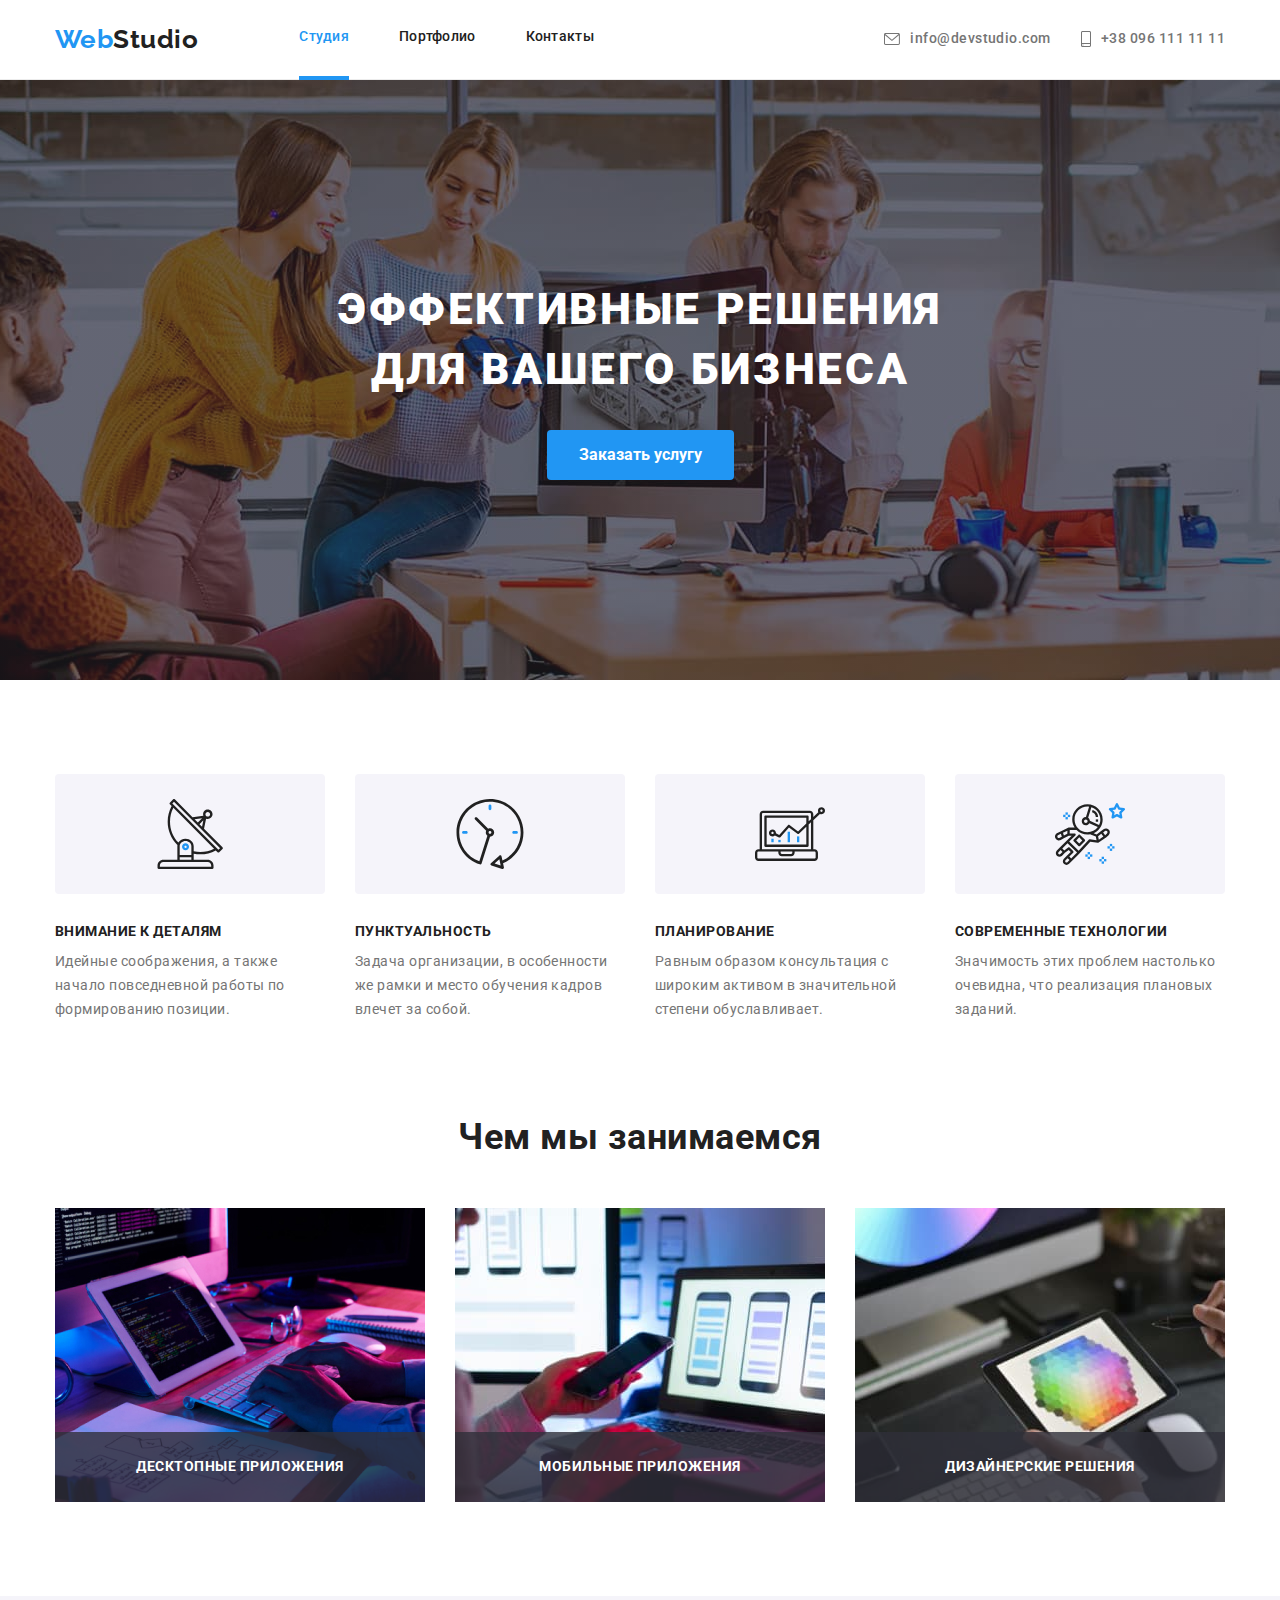
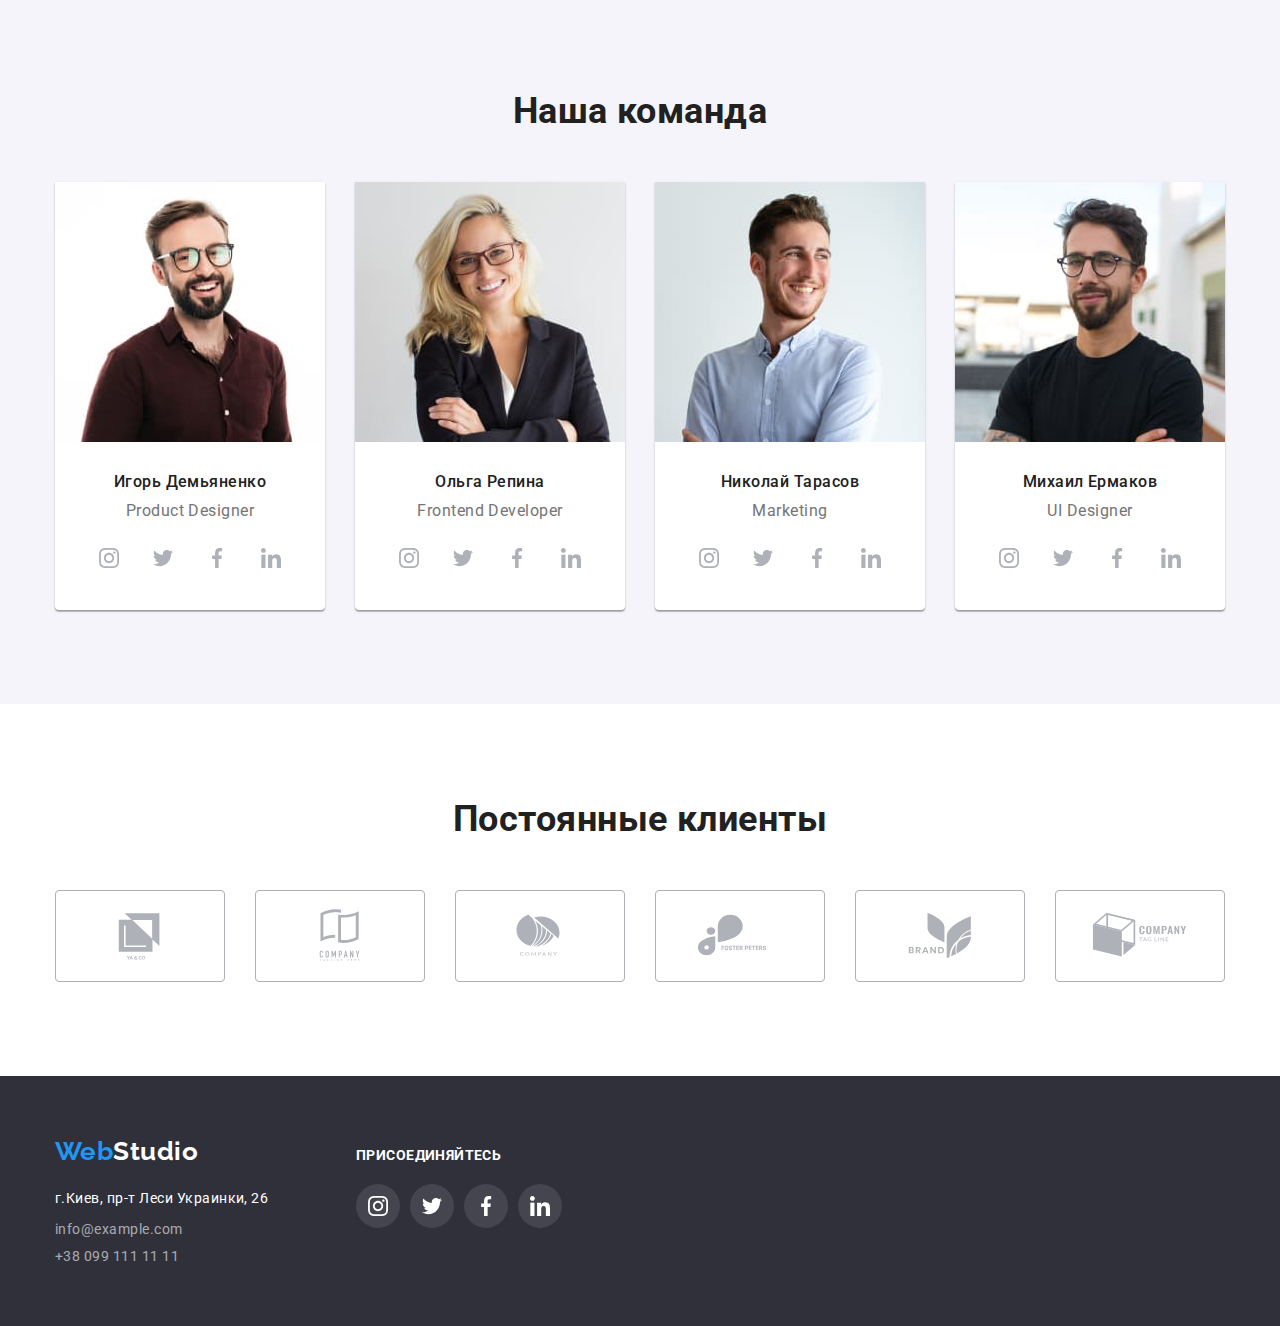
<file: index.html>
<!DOCTYPE html>
<html lang="ru">

<head>
    <meta charset="UTF-8">
    <meta http-equiv="X-UA-Compatible" content="IE=edge">
    <meta name="viewport" content="width=device-width, initial-scale=1.0">
    <title>WebStudio</title>
    <link
        href="https://fonts.googleapis.com/css2?family=Raleway:wght@400;700&family=Roboto:wght@400;500;700;900&display=swap"
        rel="stylesheet">
    <link rel="stylesheet" href="https://cdnjs.cloudflare.com/ajax/libs/modern-normalize/1.1.0/modern-normalize.min.css">
    <link rel="stylesheet" href="./css/styles.css">
</head>

<body>
    <header class="header">
            <div class="container flex">
                <nav class="site-nav">
                    <a href="#" class="logo">Web<span class="span">Studio</span></a>
                        <ul class="list list-nav">
                            <li class="list-item"><a href="./index.html" class="link current">Студия</a></li>
                            <li class="list-item"><a href="./portfolio.html" class="link">Портфолио</a></li>
                            <li class="list-item"><a href="" class="link ">Контакты</a></li>
                        </ul>
                </nav>
                <ul class="list info">
                    <li class="item-message"><a href="mailto:info@devstudio.com" class="email"><svg class="icon-email" width="16" height="12">
                        <use href="./images/icons.svg#icon-envelope" ></use>
                    </svg>info@devstudio.com</a>
                    </li>
                    <li class="item-message"><a href="tel:+380961111111" class="tel"><svg class="icon-tel" width="10" height="16">
                        <use href="./images/icons.svg#icon-smartphone"></use>
                    </svg>+38 096 111 11 11</a></li>
                </ul>
            </div>
    </header>
    <main>
        <section class="section hero">
            <div class="overlay">
                <div class="container">
                    <h1 class="hero-title">Эффективные решения<br /> для вашего бизнеса</h1>
                    <button type="button" class="hero-button" data-modal-open>Заказать услугу</button>
                </div>
            </div>
        </section>

        <section class="section about">
            <div class="container">
                <h2 hidden>Какие мы </h2>
                    <ul class="list list-about">         
                        <li class="list-itms desc">
                            <div class="about-icon">
                                <svg class="about-small" width="70" height="70">
                                <use href="./images/icons.svg#icon-satellite"></use>
                            </div>
                            <h3 class="list-itms-subtitle">Внимание к деталям</h3>
                            <p class="list-items-text">Идейные соображения, а также начало повседневной работы по формированию позиции.</p>
                        </li>
                        <li class="list-itms desc">
                            <div class="about-icon">
                                <svg class="about-small" width="70" height="70">
                                <use href="./images/icons.svg#icon-clock"></use>
                            </div>
                            <h3 class="list-itms-subtitle">Пунктуальность</h3>
                            <p class="list-items-text">Задача организации, в особенности же рамки и место обучения кадров влечет за собой.</p>
                        </li>
                        <li class="list-itms desc">
                            <div class="about-icon">
                                <svg class="about-small" width="70" height="70">
                                <use href="./images/icons.svg#icon-diagram"></use>
                            </div>
                            <h3 class="list-itms-subtitle">Планирование</h3>
                            <p class="list-items-text">Равным образом консультация с широким активом в значительной степени обуславливает.</p>
                        </li>
                        <li class="list-itms desc">
                            <div class="about-icon">
                                <svg class="about-small" width="70" height="70">
                                <use href="./images/icons.svg#icon-astronaut"></use>
                            </div>
                            <h3 class="list-itms-subtitle">Современные технологии</h3>
                            <p class="list-items-text">Значимость этих проблем настолько очевидна, что реализация плановых заданий.</p>
                        </li>
                    </ul>
                </div>
        </section>

        <section class="section">
            <div class="container picture">
                <h2 class="section-title">Чем мы занимаемся</h2>
                <ul class="list pic">
                    <li class="lict-img">
                        <img src="./images/ebout-img1.jpg"
                            alt="програмист пишет код"
                            width="370" height="294"
                            />
                            <p class="pic-title">
                            Десктопные приложения
                            </p>
                    </li>
                    <li class="lict-img">
                        <img src="./images/ebout-img2.jpg"
                            alt="тестирование програмы на смартфоне" 
                            width="370" height="294"
                            />
                            <p class="pic-title">
                                Мобильные приложения
                            </p>
                    </li>
                    <li class="lict-img">
                        <img src="./images/ebout-img3.jpg"
                            alt="тестирование цфетов планшета"
                            width="370" height="294"
                            />
                            <p class="pic-title">
                                Дизайнерские решения
                            </p>
                    </li>
                </ul>
            </div>
        </section>

        <section class="section team">
            <div class="container ourteam"> 
                <h2 class="section-title subject">Наша команда</h2>
                <ul class="list list-portrait">
                    <li class="item-portrait">
                        <img src="./images/team-img1.jpg" alt=" фото игорь демьяненко"
                        width="270"
                        />
                        <div class="portrait">
                            <h3 class="list-itms-subject">Игорь Демьяненко</h3>
                            <p class="section-title-text">Product Designer</p>
                            <ul class="portrait-list">
                                <li class="portrait-item">
                                    <a href="" class="portrait-link">
                                        <svg class="portrait-icon" widht="20" height="20">
                                            <use href="./images/icons.svg#icon-instagram"></use>
                                        </svg>
                                    </a>
                                </li>
                                <li class="portrait-item">
                                    <a href="" class="portrait-link">
                                        <svg class="portrait-icon" widht="20" height="20">
                                            <use href="./images/icons.svg#icon-twitter"></use>
                                        </svg>
                                    </a>
                                </li>
                                <li class="portrait-item">
                                    <a href="" class="portrait-link">
                                        <svg class="portrait-icon" widht="20" height="20">
                                            <use href="./images/icons.svg#icon-facebook"></use>
                                        </svg>
                                    </a>
                                </li>
                                <li class="portrait-item">
                                    <a href="" class="portrait-link">
                                        <svg class="portrait-icon" widht="20" height="20">
                                            <use href="./images/icons.svg#icon-linkedin"></use>
                                        </svg>
                                    </a>
                                </li>
                            </ul>
                        </div>
                    </li>
                    <li class="item-portrait">
                        <img src="./images/team-img2.jpg" alt=" фото ольга репина"
                        width="270"
                        />
                        <div class="portrait">
                            <h3 class="list-itms-subject">Ольга Репина</h3>
                            <p class="section-title-text">Frontend Developer</p>
                            <ul class="portrait-list">
                                <li class="portrait-item">
                                    <a href="" class="portrait-link">
                                        <svg class="portrait-icon" width="20" height="20">
                                            <use href="./images/icons.svg#icon-instagram"></use>
                                        </svg>
                                    </a>
                                </li>                       
                                <li class="portrait-item">
                                    <a href="" class="portrait-link">
                                        <svg class="portrait-icon" width="20" height="20">
                                            <use href="./images/icons.svg#icon-twitter"></use>
                                        </svg>
                                    </a>
                                </li>
                                <li class="portrait-item">
                                    <a href="" class="portrait-link">
                                            <svg class="portrait-icon" width="20" height="20">
                                            <use href="./images/icons.svg#icon-facebook"></use>
                                        </svg>
                                    </a>
                                </li>
                                <li class="portrait-item">
                                    <a href="" class="portrait-link">
                                        <svg class="portrait-icon" width="20" height="20">
                                            <use href="./images/icons.svg#icon-linkedin"></use>
                                        </svg>
                                    </a>
                                </li>
                            </ul>
                        </div>
                    </li>
                    <li class="item-portrait">
                        <img src="./images/team-img3.jpg" alt="фото николай тарасов"
                        width="270"
                        />
                        <div class="portrait">
                            <h3 class="list-itms-subject">Николай Тарасов</h3>
                            <p class="section-title-text">Marketing</p>
                            <ul class="portrait-list">
                                <li class="portrait-item">
                                    <a href="" class="portrait-link">
                                        <svg class="portrait-icon" widht="20" height="20">
                                            <use href="./images/icons.svg#icon-instagram"></use>
                                        </svg>
                                    </a>
                                </li>
                                <li class="portrait-item">
                                    <a href="" class="portrait-link">
                                        <svg class="portrait-icon" widht="20" height="20">
                                            <use href="./images/icons.svg#icon-twitter"></use>
                                        </svg>
                                    </a>
                                </li>
                                <li class="portrait-item">
                                    <a href="" class="portrait-link">
                                        <svg class="portrait-icon" widht="20" height="20">
                                            <use href="./images/icons.svg#icon-facebook"></use>
                                        </svg>
                                    </a>
                                </li>
                                <li class="portrait-item">
                                    <a href="" class="portrait-link">
                                        <svg class="portrait-icon" widht="20" height="20">
                                            <use href="./images/icons.svg#icon-linkedin"></use>
                                        </svg>
                                    </a>
                                </li>
                            </ul>
                        </div>
                    </li>
                    <li class="item-portrait">
                        <img src="./images/team-img4.jpg" alt="фото михаил ермаков"
                        width="270"
                        />
                        <div class="portrait">
                            <h3 class="list-itms-subject">Михаил Ермаков</h3>
                            <p class="section-title-text">UI Designer</p>
                            <ul class="portrait-list">
                                <li class="portrait-item">
                                    <a href="" class="portrait-link">
                                        <svg class="portrait-icon" widht="20" height="20">
                                            <use href="./images/icons.svg#icon-instagram"></use>
                                        </svg>
                                    </a>
                                </li>
                                <li class="portrait-item">
                                    <a href="" class="portrait-link">
                                        <svg class="portrait-icon" widht="20" height="20">
                                            <use href="./images/icons.svg#icon-twitter"></use>
                                        </svg>
                                    </a>
                                </li>
                                <li class="portrait-item">
                                    <a href="" class="portrait-link">
                                        <svg class="portrait-icon" widht="20" height="20">
                                            <use href="./images/icons.svg#icon-facebook"></use>
                                        </svg>
                                    </a>
                                </li>
                                <li class="portrait-item">
                                    <a href="" class="portrait-link">
                                        <svg class="portrait-icon" widht="20" height="20">
                                            <use href="./images/icons.svg#icon-linkedin"></use>
                                        </svg>
                                    </a>
                                </li>
                            </ul>
                        </div>
                    </li>
                </ul>
            </div>
        </section>

        <section class="section">
            <div class="container logos">
                <h2 class="section-title">Постоянные клиенты</h2>
                <ul class="list logos-items">
                    <li class="list-logos">
                        <a href="" class="logos-link">
                            <svg class="logos-icon" width="106" height="60">
                                <use href="./images/icons.svg#icon-Logo"></use>
                            </svg>
                        </a>
                    </li>
                    <li class="list-logos">
                    <a href="" class="logos-link">
                        <svg class="logos-icon" width="106" height="60">
                            <use href="./images/icons.svg#icon-Logo-1"></use>
                        </svg>
                    </a>
                    </li>
                    <li class="list-logos">
                        <a href="" class="logos-link">
                            <svg class="logos-icon" width="106" height="60">
                                <use href="./images/icons.svg#icon-Logo-2"></use>
                            </svg>
                        </a>
                    </li>
                    <li class="list-logos">
                        <a href="" class="logos-link">
                            <svg class="logos-icon" width="106" height="60">
                                <use href="./images/icons.svg#icon-Logo-3"></use>
                            </svg>
                        </a>
                    </li>
                    <li class="list-logos">
                        <a href="" class="logos-link">
                            <svg class="logos-icon" width="106" height="60">
                                <use href="./images/icons.svg#icon-Logo-4"></use>
                            </svg>
                        </a>
                    </li>
                    <li class="list-logos">
                        <a href="" class="logos-link">
                            <svg class="logos-icon" width="106" height="60">
                                <use href="./images/icons.svg#icon-Logo-5"></use>
                            </svg>
                        </a>
                    </li>
                </ul>
            </div>
        </section>
    </main>

    <footer class="footer">
        <div class="container footer-content">  
            <div class="div-address">
                <a href="#" class="logo logofooter">Web<span class="footer-span">Studio</span></a>
                    <address class="address">
                        <ul class="list list-footer">
                            <li class="item">
                                <a class="footer-map"   href="https://goo.gl/maps/N1noX98GKhdZ1aD3A"
                                        target="_blank" rel="noopener noreferrer nofollow "
                                        >г.Киев, пр-т Леси Украинки, 26
                                </a>
                            </li>
                            <li class="item">
                                <a class="footer-mail"  href="mailto:info@devstudio.com">info@example.com
                                </a>
                            </li>
                            <li class="item">
                                <a class="footer-tel"  href="tel:+380961111111">+38 099 111 11 11
                                </a>
                            </li>
                        </ul>
                    </address>
            </div>
            
            <div class="network">
                <p class="network-subtitle">присоединяйтесь</p>
                <ul class="portrait-list">
                    <li class="portrait-item">
                        <a href="" class="portrait-link footer-linknetwork">
                            <svg class="portrait-icon footer-icon" width="20" height="20">
                                <use href="./images/icons.svg#icon-instagram"></use>
                            </svg>
                        </a>
                    </li>
                    <li class="portrait-item">
                        <a href="" class="portrait-link footer-linknetwork">
                            <svg class="portrait-icon footer-icon" width="20" height="20">
                                <use href="./images/icons.svg#icon-twitter"></use>
                            </svg>
                        </a>
                    </li>
                    <li class="portrait-item">
                        <a href="" class="portrait-link footer-linknetwork">
                            <svg class="portrait-icon footer-icon" width="20" height="20">
                                <use href="./images/icons.svg#icon-facebook"></use>
                            </svg>
                        </a>
                    </li>
                    <li class="portrait-item">
                        <a href="" class="portrait-link footer-linknetwork">
                            <svg class="portrait-icon footer-icon"width="20" height="20">
                                <use href="./images/icons.svg#icon-linkedin"></use>
                            </svg>
                        </a>
                    </li>
                </ul>
            </div>
        </div>
    </footer>

    <!-- modal -->
    
    <div class="backdrop is-hidden" data-modal>
        <div class="modal">
            <button type="button" class="button-icon" data-modal-close>
                <svg class="modal-button-icon" width="11" height="11">
                    <use href="./images/icons.svg#icon-close"></use>
                </svg>
            </button>
        </div>
    </div>

    <script src="./js/modal.js"></script>
</body>

</html>
</file>
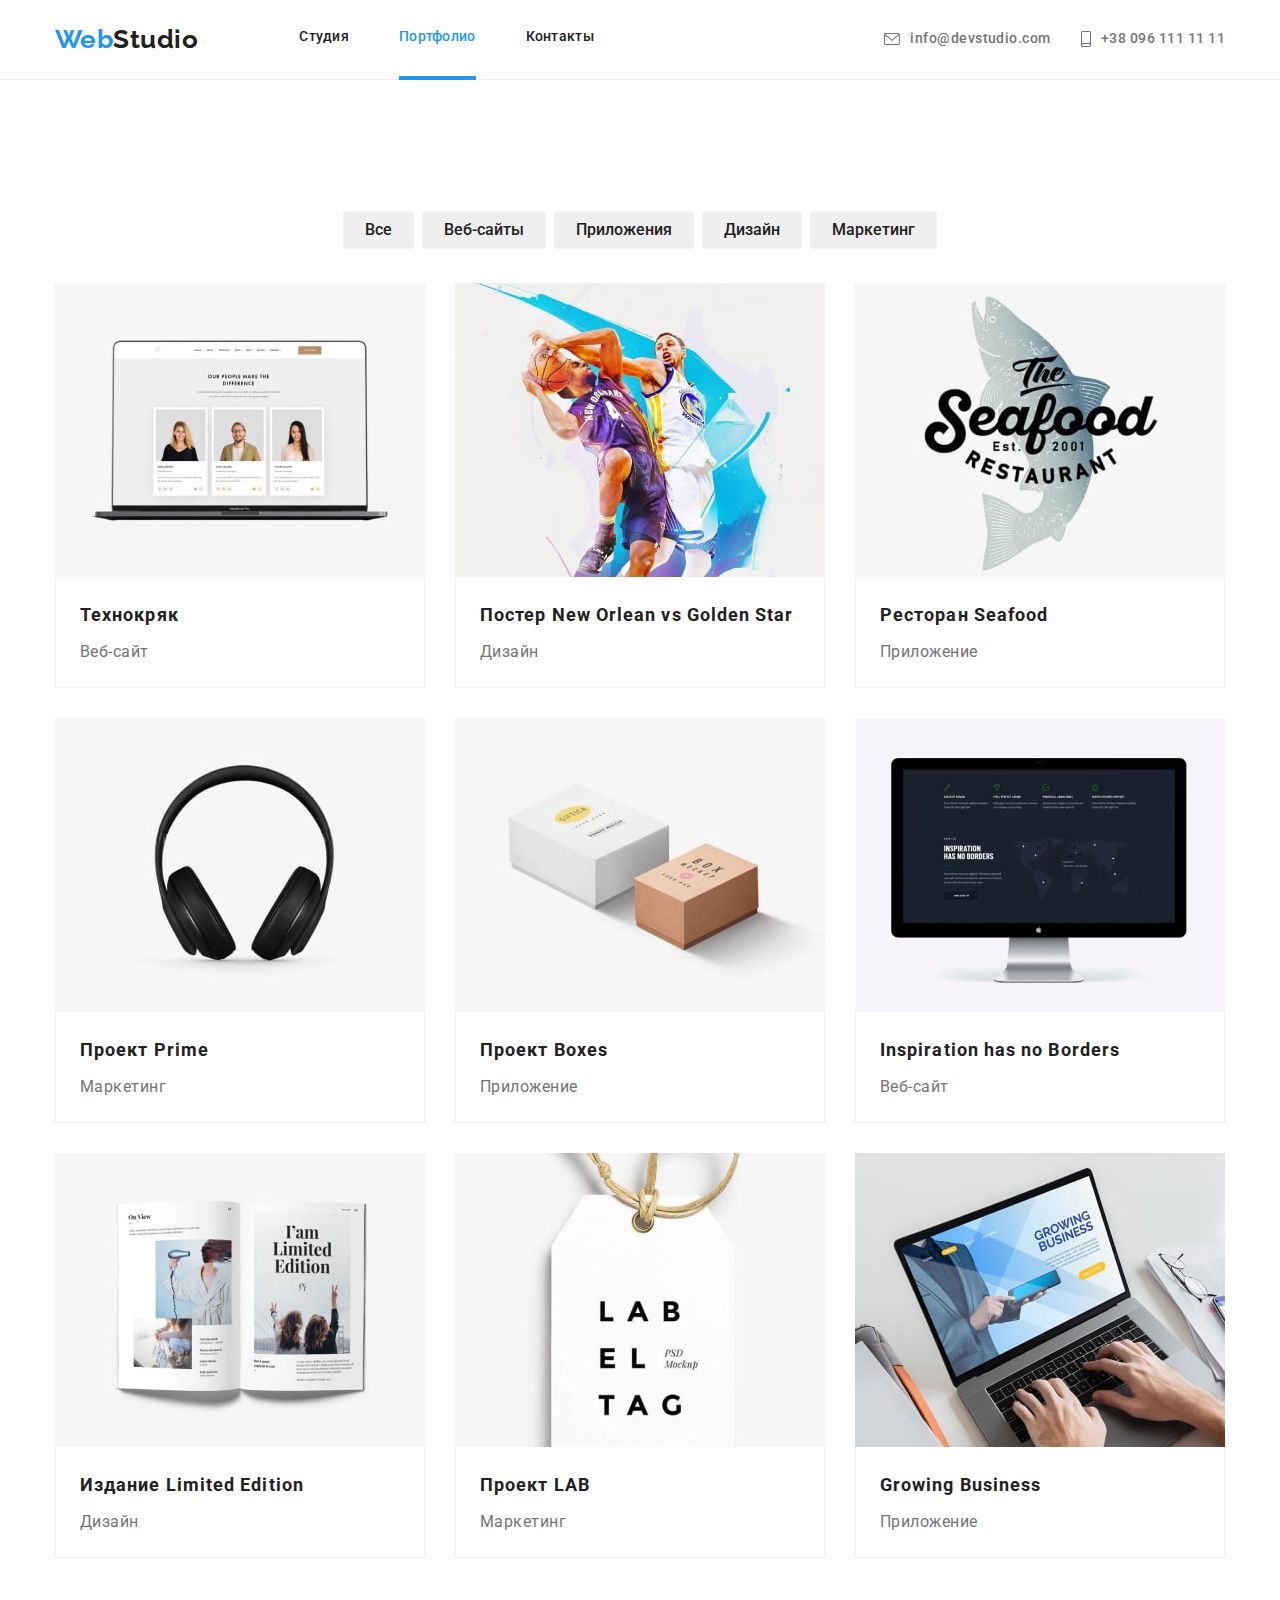
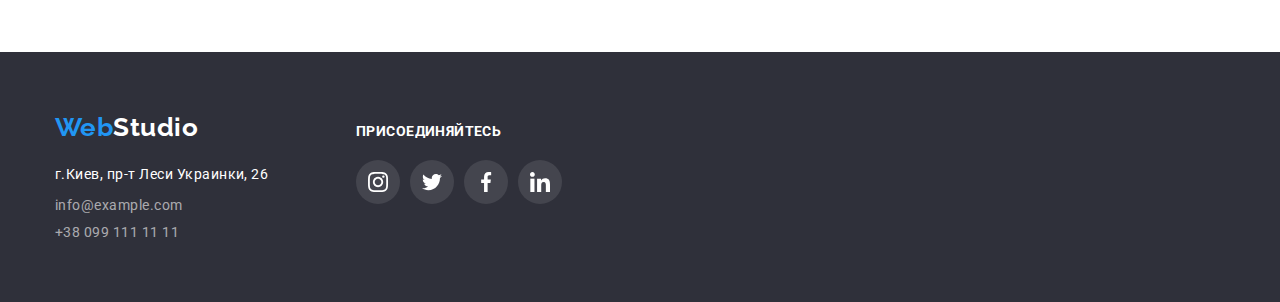
<file: portfolio.html>
<!DOCTYPE html>
<html lang="ru">

<head>
    <meta charset="UTF-8">
    <meta http-equiv="X-UA-Compatible" content="IE=edge">
    <meta name="viewport" content="width=device-width, initial-scale=1.0">
    <title>WebStudio</title>
    <link
        href="https://fonts.googleapis.com/css2?family=Raleway:wght@400;700&family=Roboto:wght@400;500;700;900&display=swap"
        rel="stylesheet">
    <link rel="stylesheet" href="https://cdnjs.cloudflare.com/ajax/libs/modern-normalize/1.1.0/modern-normalize.min.css">
    <link rel="stylesheet" href="./css/styles.css">
</head>

<body>
    <header class="header">
        <div class="container flex">
            <nav class="site-nav">
                <a href="#" class="logo">Web<span class="span">Studio</span></a>
                <ul class="list list-nav">
                    <li class="list-item"><a href="./index.html" class="link ">Студия</a></li>
                    <li class="list-item"><a href="./portfolio.html" class="link current">Портфолио</a></li>
                    <li class="list-item"><a href="" class="link ">Контакты</a></li>
                </ul>
            </nav>
            <ul class="list info">
                <li class="item-message"><a href="mailto:info@devstudio.com" class="email"><svg class="icon-email"
                            width="16" height="12">
                            <use href="./images/icons.svg#icon-envelope"></use>
                        </svg>info@devstudio.com</a>
                </li>
                <li class="item-message"><a href="tel:+380961111111" class="tel"><svg class="icon-tel" width="10"
                            height="16">
                            <use href="./images/icons.svg#icon-smartphone"></use>
                        </svg>+38 096 111 11 11</a></li>
            </ul>
        </div>
    </header>
    <main>
        <section class="section portfolio">
            <div class="container">
                <h1 class="hide">Мои роботы</h1>
                <ul class="list box">
                    <li class="portfolio-item"><button class="portfolio-btn" type="button">Все</button></li>
                    <li class="portfolio-item"><button class="portfolio-btn" type="button">Веб-сайты</button></li>
                    <li class="portfolio-item"><button class="portfolio-btn" type="button">Приложения</button></li>
                    <li class="portfolio-item"><button class="portfolio-btn" type="button">Дизайн</button></li>
                    <li class="portfolio-item"><button class="portfolio-btn" type="button">Маркетинг</button></li>
                </ul>

                <ul class="portfolio-list"> 
                    <li class="item-portfolio">
                        
                        <a class="portfolio-link" href="#">
                            <div class="link-popup">
                                <img src="./images/portfolio-img1-min.jpg" alt="фото ноутбук з відкритим сайтом"
                                    width="370" height="294">
                                <p class="portfolio-text">Технокряк это современная площадка 
                                    распространения коронавируса. Компании используют эту
                                    платформу для цифрового шпионажа и атак на
                                    защищённые сервера конкурентов.
                                </p>
                            </div>
                            <div class="portfolio-div">
                                <h2 class="portfolio-cardtitle" >Технокряк</h2> 
                                <p class="portfolio-subtitle">Веб-сайт</p>
                            </div>
                        </a>
                    </li>

                    <li class="item-portfolio">
                        <a class="portfolio-link" href="#">
                            <div class="link-popup">
                                <img src="./images/portfolio-img2-min.jpg" alt="фото гра в баскетбол"
                                width="370" height="294">
                                <p class="portfolio-text">Технокряк это современная площадка
                                    распространения коронавируса. Компании используют эту
                                    платформу для цифрового шпионажа и атак на
                                    защищённые сервера конкурентов.
                                </p>
                            </div>
                            <div class="portfolio-div">
                                <h2 class="portfolio-cardtitle">Постер New Orlean vs Golden Star</h2>
                                <p class="portfolio-subtitle">Дизайн</p>
                            </div>
                        </a>
                    </li>

                    <li class="item-portfolio">
                        <a class="portfolio-link" href="#">
                            <div class="link-popup">
                                <img src="./images/portfolio-img3-min.jpg" alt="фото лого ресторану Seabood"
                                width="370" height="294">
                                <p class="portfolio-text">Технокряк это современная площадка
                                    распространения коронавируса. Компании используют эту
                                    платформу для цифрового шпионажа и атак на
                                    защищённые сервера конкурентов.
                                </p>
                            </div>
                            <div class="portfolio-div">
                                <h2 class="portfolio-cardtitle">Ресторан Seafood</h2>
                                <p class="portfolio-subtitle">Приложение</p>
                            </div>
                        </a>
                        </li>

                    <li class="item-portfolio">
                        <a class="portfolio-link" href="#">
                            <div class="link-popup">
                                <img src="./images/portfolio-img4-min.jpg" alt="фото навушники"
                                width="370" height="294">
                                <p class="portfolio-text">Технокряк это современная площадка
                                    распространения коронавируса. Компании используют эту
                                    платформу для цифрового шпионажа и атак на
                                    защищённые сервера конкурентов.
                                </p>
                            </div>
                            <div class="portfolio-div">
                                <h2 class="portfolio-cardtitle">Проект Prime</h2>
                                <p class="portfolio-subtitle">Маркетинг</p>
                            </div>
                        </a>
                    </li>

                    <li class="item-portfolio">
                        <a class="portfolio-link" href="#">
                            <div class="link-popup">
                                <img src="./images/portfolio-img5-min.jpg" alt="фото продукції Borders"
                                width="370" height="294">
                                <p class="portfolio-text">Технокряк это современная площадка
                                    распространения коронавируса. Компании используют эту
                                    платформу для цифрового шпионажа и атак на
                                    защищённые сервера конкурентов.
                                </p>
                            </div>
                            <div class="portfolio-div">
                                <h2 class="portfolio-cardtitle">Проект Boxes</h2>
                                <p class="portfolio-subtitle">Приложение</p>
                            </div>
                        </a>
                    </li>

                    <li class="item-portfolio">
                        <a  class="portfolio-link"href="#">
                            <div class="link-popup">
                                <img src="./images/portfolio-img6-min.jpg" alt="фото чорний монітор"
                                width="370" height="294">
                                <p class="portfolio-text">Технокряк это современная площадка
                                    распространения коронавируса. Компании используют эту
                                    платформу для цифрового шпионажа и атак на
                                    защищённые сервера конкурентов.
                                </p>
                            </div>
                            <div class="portfolio-div">
                                <h2 class="portfolio-cardtitle">Inspiration has no Borders</h2>
                                <p class="portfolio-subtitle">Веб-сайт</p>
                            </div>
                        </a>
                    </li>

                    <li class="item-portfolio">
                        <a class="portfolio-link" href="#">
                            <div class="link-popup">
                                <img src="./images/portfolio-img7-min.jpg" alt="фото відкрита книга"
                                width="370" height="294">
                                <p class="portfolio-text">Технокряк это современная площадка
                                    распространения коронавируса. Компании используют эту
                                    платформу для цифрового шпионажа и атак на
                                    защищённые сервера конкурентов.
                                </p>
                            </div>
                            <div class="portfolio-div">
                                <h2 class="portfolio-cardtitle">Издание Limited Edition</h2>
                                <p class="portfolio-subtitle">Дизайн</p>
                            </div>
                        </a>
                    </li>

                    <li class="item-portfolio">
                        <a class="portfolio-link"href="#">
                            <div class="link-popup">
                                <img src="./images/portfolio-img8-min.jpg" alt="фото проект LAB"
                                width="370" height="294">
                                <p class="portfolio-text">Технокряк это современная площадка
                                    распространения коронавируса. Компании используют эту
                                    платформу для цифрового шпионажа и атак на
                                    защищённые сервера конкурентов.
                                </p>
                            </div>
                            <div class="portfolio-div">
                                <h2 class="portfolio-cardtitle">Проект LAB</h2>
                                <p class="portfolio-subtitle">Маркетинг</p>
                            </div>
                        </a>        
                    </li>

                    <li class="item-portfolio">
                        <a class="portfolio-link"href="#">
                            <div class="link-popup">
                                <img src="./images/portfolio-img9-min.jpg" alt="фото відкритий ноутбук"
                                width="370"height="294">
                                <p class="portfolio-text">Технокряк это современная площадка
                                    распространения коронавируса. Компании используют эту
                                    платформу для цифрового шпионажа и атак на
                                    защищённые сервера конкурентов.
                                </p>
                            </div>
                            <div class="portfolio-div">
                                <h2 class="portfolio-cardtitle">Growing Business</h2>
                                <p class="portfolio-subtitle">Приложение</p>
                            </div>
                        </a>
                    </li>
                </ul>
            </div>
        </section>
    </main>

<footer class="footer">
    <div class="container footer-content">
        <div class="div-address">
            <a href="#" class="logo logofooter">Web<span class="footer-span">Studio</span></a>
            <address class="address">
                <ul class="list list-footer">
                    <li class="item">
                        <a class="footer-map" href="https://goo.gl/maps/N1noX98GKhdZ1aD3A" target="_blank"
                            rel="noopener noreferrer nofollow ">г.Киев, пр-т Леси Украинки, 26
                        </a>
                    </li>
                    <li class="item">
                        <a class="footer-mail" href="mailto:info@devstudio.com">info@example.com
                        </a>
                    </li>
                    <li class="item">
                        <a class="footer-tel" href="tel:+380961111111">+38 099 111 11 11
                        </a>
                    </li>
                </ul>
            </address>
        </div>

        <div class="network">
            <p class="network-subtitle">присоединяйтесь</p>
            <ul class="portrait-list">
                <li class="portrait-item">
                    <a href="" class="portrait-link footer-linknetwork">
                        <svg class="portrait-icon footer-icon" widht="20" height="20">
                            <use href="./images/icons.svg#icon-instagram"></use>
                        </svg>
                    </a>
                </li>
                <li class="portrait-item">
                    <a href="" class="portrait-link footer-linknetwork">
                        <svg class="portrait-icon footer-icon" widht="20" height="20">
                            <use href="./images/icons.svg#icon-twitter"></use>
                        </svg>
                    </a>
                </li>
                <li class="portrait-item">      
                    <a href="" class="portrait-link footer-linknetwork">
                        <svg class="portrait-icon footer-icon" widht="20" height="20">
                            <use href="./images/icons.svg#icon-facebook"></use>
                        </svg>
                    </a>
                </li>
                <li class="portrait-item">
                    <a href="" class="portrait-link footer-linknetwork">
                        <svg class="portrait-icon footer-icon" widht="20" height="20">
                            <use href="./images/icons.svg#icon-linkedin"></use>
                        </svg>
                    </a>
                </li>
            </ul>
        </div>
    </div>
</footer>
</body>

</html>
</file>
<file: css/styles.css>
:root {
  --primery-text-color: #212121;
  --auxiliary-text-color: #757575;
  --white-text: #ffffff;
  --hover-color: #2196f3;
  --hero-footer-color: #2f303a;
  --background-color: #e5e5e5;
  --auxiliary-background-color: #f5f4fa;
  --      
}
p,
h1,
h2,
h3,
h4,
h5,
h6 {
  margin: 0;
}

ul {
  margin: 0;
  padding: 0;
}

img {
  display: block;
}

button {
  cursor: pointer;
}

body {
  color: var(--primery-text-color);
  background-color: var(--white-text);

  font-family: 'Roboto', sans-serif;
  letter-spacing: 0.03em;
}
div {

  /* outline: 2px solid red; */
}

/* #E5E5E5;   основний колір фону */
/* #F5F4FA;  допоміжний колір фону */
/* #212121;  колір основного тексту */
/* #757575;  колір допоміжного тексту */
/* #FFFFFF; білий */
/* #2196F3; синій */
/* rgba(255, 255, 255, 0.6);  колір mail, tel */
/* #2F303A;  колір hero+footer */

/* Logo */

.header {
  background-color: var(--white-text);
  padding: 24px 0 24px;
  border-bottom: 1px solid rgba(236, 236, 236, 1);
}

.section {
  padding-bottom: 94px;
  padding-top: 94px;
}

/* фото ГЕРОЙ */

.overlay {
  max-width: 1600px;
  height: 600px;
  margin-left: auto;
  margin-right: auto;
  background-color: #c4c4c4;

  background-image: linear-gradient(
      rgba(47, 48, 58, 0.4),
      rgba(47, 48, 58, 0.4)
    ),
    url('../images/overlay.jpg');

  background-repeat: no-repeat;
  background-position: center;
  background-size: cover;
}
.container {
  width: 1200px;
  padding-left: 15px;
  padding-right: 15px;
  margin: 0 auto;

  /* outline: 2px solid red; */
}
.flex {
  display: flex;
  align-items: center;
}

.site-nav {
  display: flex;
  align-items: center;
}
.list {
  list-style: none;
}
.list-about {
  display: flex;
}

.list-nav {
  display: flex;
}

/*відступи між пунктами меню */
.list-item:not(:last-child) {
  margin-right: 50px;
}

.logo {
  display: inline-block;
  margin-right: 101px;

  color: var(--hover-color);

  font-family: 'Raleway', sans-serif;
  font-weight: 700;
  font-size: 26px;
  line-height: 1.19;
  text-decoration: none;
}

.span {
  display: inline-block;

  color: var(--primery-text-color);

  font-size: 26px;
}

.link {
  display: block;
  color: var(--primery-text-color);

  font-weight: 500;
  font-size: 14px;
  line-height: 1.14;
  letter-spacing: 0.02em;
  text-decoration: none;

  transition: color 250ms cubic-bezier(0.4, 0, 0.2, 1);
}

 .current::after {
  content:'';
  display: block;
  width: 100%;
  height: 4px;
  background-color: var(--hover-color);;
  position: relative;
  left: 0;
  bottom: -31px;
}

.current {
  color: var(--hover-color);
}

.link:hover,
.link:focus {
  color: var(--hover-color);
}

.info {
  display: flex;
  list-style: none;

  margin-left: auto;
}

.item-message:not(:last-child) {
  margin-right: 30px;
}


.email,
.tel {
  color: var(--auxiliary-text-color);

  font-weight: 500;
  font-size: 14px;
  line-height: 1.14;
  text-decoration: none;
}




.email {
  display: flex;
  align-items: center;
  justify-content: center;
  
  transition: color 250ms cubic-bezier(0.4, 0, 0.2, 1);
}

.icon-email {
  fill: var(--auxiliary-text-color);
  margin-right: 10px;
 
  display: block;

  transition: fill 250ms cubic-bezier(0.4, 0, 0.2, 1);
}

.email:hover ,
.email:focus {
color: var(--hover-color);
}

.email:hover .icon-email,
.email:focus .icon-email{
fill: #2196F3;
}



.tel {
  display: flex;
  align-items: center;
  transition: color 250ms cubic-bezier(0.4, 0, 0.2, 1);
}

.tel:hover .icon-tel {
fill: #2196F3;
}

.icon-tel {
  fill: var(--auxiliary-text-color);
  width: 10px;
  height: 16px;
  margin-right: 10px;
  
  display: block;

  transition: fill 250ms cubic-bezier(0.4, 0, 0.2, 1);
}

.tel:hover .icon-tel,
.tel:focus .icon-tel {
  fill: #2196F3;
}

.tel:hover,
.tel:focus {
  color: var(--hover-color);
}

/* Hero */
.hero {
  padding: 0;
}

.hero-title {
  margin-bottom: 30px;
  padding-top: 200px;
  color: var(--white-text);

  text-transform: uppercase;
  font-weight: 900;
  font-size: 44px;
  line-height: 1.36;
  text-align: center;
  letter-spacing: 0.06em;
}

.hero-button {
  min-width: 100px;
  display: block;
  margin: 0 auto;
  padding: 10px 32px;

  color: var(--white-text);
  background-color: var(--hover-color);

  font-family: inherit;
  font-weight: 700;
  font-size: 16px;
  line-height: 1.87;
  text-align: center;

  cursor: pointer;
  border-radius: 4px;
  border: 0;

  transition: color 250ms cubic-bezier(0.4, 0, 0.2, 1);
}

.hero-button:hover,
.hero-button:focus {
  color: var(--auxiliary-text-color);
}

/* section 1 index  about*/

.about-icon {
  width: 270px;
  height: 120px;
  background-color: #F5F4FA;
  display: flex;
  justify-content: center;
  align-items: center;
  margin-bottom: 30px;
  border-radius: 4px;
}

.about {
  padding-bottom: 0;
}

.desc {
  width: 270px;
}
.desc:not(:last-child) {
  margin-right: 30px;
}

.list-itms-subtitle {
  margin-bottom: 10px;

  font-weight: 700;
  font-size: 14px;
  line-height: 1.14;
  text-transform: uppercase;
}

.list-items-text {
  color: var(--auxiliary-text-color);
  font-size: 14px;
  line-height: 1.71;
}

/* section 2 index*/

.section-title {
  margin-bottom: 50px;

  font-weight: 700;
  font-size: 36px;
  line-height: 1.17;
  text-align: center;
}

/* section 3 index*/

.list-portrait {
  display: flex;
}

.portrait {
  padding: 30px 0;
}

.list-itms-subject {
  margin-bottom: 10px;

  font-weight: 500;
  font-size: 16px;
  line-height: 1.19;
  text-align: center;
}

.section-title-text {
  color: var(--auxiliary-text-color);

  margin-bottom: 16px;

  font-size: 16px;
  line-height: 1.19;
  text-align: center;
} 


.portrait-list {
  display: flex;
  justify-content: center;
  list-style: none;
}
/* відстань між іконками */
.portrait-item + .portrait-item {
  margin-left: 10px;
}

.portrait-link {
  width: 44px;
  height: 44px;

  background-color: var(--white-text);

  border-radius: 50%;
  display: flex;
  align-items: center;
  justify-content: center;

  transition: background-color 250ms cubic-bezier(0.4, 0, 0.2, 1);
}

/* колір самої іконки */

.portrait-icon {
  fill: #AFB1B8;
  display: block;

   transition: fill 250ms cubic-bezier(0.4, 0, 0.2, 1);
}
/* hover посилання */
.portrait-link:hover,
.portrait-link:focus {
 background-color: var(--hover-color);
 }
/* hover посилання самої іконки */
.portrait-link:hover .portrait-icon  {
  fill: var(--white-text);
}
.portrait-link:focus .portrait-icon  {
  fill: var(--white-text);
}

/* section4 picture*/

.pic {
  display: flex;
}
.pic-title {
  width: 100%;
  height: 70px;

  padding:  27px 80px;

 font-weight: 700;
 font-size: 14px;
 line-height: 1.14;
 text-align: center;
 text-transform: uppercase;
 color: var(--white-text);
 background-color: rgba(47, 48, 58, 0.8);

 position: absolute;
 left: 0;
 bottom: 0;

}

.lict-img {
  width: 370px;
  position: relative;
}

.lict-img:not(:last-child) {
  margin-right: 30px;
}

/* section 5 team */
.team {
  padding-top: 94px;
  background-color: var(--auxiliary-background-color);
}

.item-portrait {
  background-color: var(--white-text);
  box-shadow: 0px 1px 3px rgba(0, 0, 0, 0.12), 0px 1px 1px rgba(0, 0, 0, 0.14),
    0px 2px 1px rgba(0, 0, 0, 0.2);
  border-radius: 0px 0px 4px 4px;
}

.item-portrait:not(:last-child) {
  margin-right: 30px;
}

/* section logos */

.logos-items {
  display: flex;
  justify-content: space-between;
}
.logos-link {
  display: block;
  width: 170px;
  height: 92px;
  display: flex;
  justify-content: center;
  align-items: center;

  border: 1px solid #AFB1B8;
  box-sizing: border-box;
  border-radius: 4px;

  transition: border-color 250ms cubic-bezier(0.4, 0, 0.2, 1);
}
.logos-link:hover,
.logos-link:focus {
 border-color: var(--hover-color);
 }

.logos-link:hover .logos-icon {
  fill: var(--hover-color);
}
.logos-link:focus .logos-icon {
  fill: var(--hover-color);
}


.logos-icon {
  display: block;
  fill: #AFB1B8;

  transition: fill 250ms cubic-bezier(0.4, 0, 0.2, 1);
}

/* portfolio */

.box {
  display: flex;
  justify-content: center;
}

.portfolio-item:not(:last-child) {
  margin-right: 8px;
}

.portfolio-btn {
  border: 0;
  border-radius: 4px;

  padding: 6px 22px;
  color: var(--primery-text-color);

  font-weight: 500;
  font-size: 16px;
  line-height: 1.63;
  text-align: center;
  font-family: inherit;

  cursor: pointer;

  transition: color 250ms cubic-bezier(0.4, 0, 0.2, 1),
  background-color 250ms cubic-bezier(0.4, 0, 0.2, 1),
  filter 250ms cubic-bezier(0.4, 0, 0.2, 1);
}

.portfolio-btn:hover,
.portfolio-btn:focus {
  color: var(--white-text);
  background-color: var(--hover-color);
  filter: drop-shadow(0px 4px 4px rgba(0, 0, 0, 0.25));
}

.hide {
  clip-path: polygon(0px 0px, 0px 0px, 0px 0px, 0px 0px);
}

/* сітка портфоліо */

.portfolio-list {
  display: flex;
  flex-wrap: wrap;
  padding-top: 34px;
  }
/* сітка портфоліо */
.item-portfolio {
  list-style: none;
  width: calc((100% - 60px) / 3);
  margin-right: 30px;
  }
/* сітка портфоліо */
.item-portfolio:nth-child(3n) {
  margin-right: 0;
}

.portfolio-cardtitle {
    margin-bottom: 4px;

  color: var(--primery-text-color);

  font-weight: 700;
  font-size: 18px;
  line-height: 2;
  letter-spacing: 0.06em;
}

.item-portfolio:nth-child(-n + 6) {
  margin-bottom: 30px;
}

.portfolio-link {
  text-decoration: none;
  display: block;

  transition: box-shadow 250ms cubic-bezier(0.4, 0, 0.2, 1);
}
.portfolio-link:hover,
.portfolio-link:focus {
  box-shadow: 0px 4px 4px rgba(0, 0, 0, 0.25);
}

.portfolio-div {
  padding: 20px 24px;

  border-left: 1px solid rgba(238, 238, 238, 1);
  border-bottom: 1px solid rgba(238, 238, 238, 1);
  border-right: 1px solid rgba(238, 238, 238, 1);
}

.portfolio-subtitle {
  
  color: var(--auxiliary-text-color);

  font-size: 16px;
  line-height: 1.88;
}

 /* синій оверлей */

.portfolio-link:hover .portfolio-text {
transform: translateY(0);
}

.portfolio-link:focus .portfolio-text {
transform: translateY(0);
}

.link-popup {
  position: relative;
  overflow: hidden;
}

.portfolio-text {
  display: block;
  position: absolute;
  top: 0;
  left: 0;
  background-color: rgba(33, 150, 243, 0.9);
  height: 100%;
  
  padding: 63px 24px;
  font-size: 18px;
  line-height: 1.55;
  color: var(--white-text);

  transform: translateY(100%);
  transition: transform 250ms cubic-bezier(0.4, 0, 0.2, 1);
 }


/* footer*/

.footer {
  background-color: var(--hero-footer-color);
  padding: 60px 0;
}

.footer-content {
   display: flex;
   align-items: baseline;
  }

  .div-address {
  width: 231px;
  }

.logofooter {
  margin-left: auto;
  margin-right: 0;
  padding: 0;
  margin-bottom: 20px;
}

.item:not(:last-child) {
  margin-bottom: 9px;
}

.footer-span {
  color: var(--white-text);
}

.footer-map {
  color: var(--white-text);

  font-size: 14px;
  line-height: 1.71;
  text-decoration: none;
  font-style: normal;

  transition: color 250ms cubic-bezier(0.4, 0, 0.2, 1);
}

.footer-map:hover,
.footer-map:focus {
  color: var(--hover-color);
}

.footer-mail,
.footer-tel {
  color: rgba(255, 255, 255, 0.6);

  font-size: 14px;
  line-height: 1.71px;
  text-decoration: none;

  transition: color 250ms cubic-bezier(0.4, 0, 0.2, 1);
}

.footer-mail:hover,
.footer-mail:focus {
  color: var(--hover-color);
}

.footer-tel:hover,
.footer-tel:focus {
  color: var(--hover-color);
}

.address {
  font-style: normal;
}

/* network footer */

.network {
 width: 206px;
margin-left: 70px;

}

.network-subtitle {
  color: var(--white-text);

  text-transform: uppercase;
  font-weight: 700;
  font-size: 14px;
  line-height: 1.14;
  text-align: center;
  letter-spacing: 0.03em;

   margin-bottom: 20px;
 
  text-align: left;

}

.footer-linknetwork {
  background-color: rgba(255, 255, 255, 0.1);
 
}

.footer-icon {
 fill: #ffffff;
}
  
/* backdrop */

.backdrop {
 width: 100vw;
 height: 100vh;
 background-color: rgba(0, 0, 0, 0.2);
 position: fixed;
 top: 0;
 transition: opacity 500ms cubic-bezier(0.4, 0, 0.2, 1), visibility 500ms;
}

.is-hidden .modal {
  transform: rotate(-300deg) scale(0.5);
}

/* modal */

.modal {
  width: 528px;
  height: 581px;
  background-color: #ffffff;
   box-shadow: 0px 1px 3px rgba(0, 0, 0, 0.12), 0px 1px 1px rgba(0, 0, 0, 0.14), 0px 2px 1px rgba(0, 0, 0, 0.2);
  border-radius: 4px;
  position: absolute;
  top: 50%;
  left: 50%;
  transform: translate(-50%, -50%) rotate(0) scale(1); 
  transition: transform 500ms;
} 

.button-icon {
  width: 30px;
  height: 30px;

  position: absolute;
  top: 8px;
  right: 8px;
  border: 1px solid rgba(0, 0, 0, 0.1);
  box-sizing: border-box;
  border-radius: 50px;
  background-color: #ffffff;
  transition: border-color 250ms cubic-bezier(0.4, 0, 0.2, 1);
}

.button-icon:hover, 
.button-icon:focus {
  border-color: var(--hover-color);
}

.modal-button-icon {
  fill: #000000;
  transition: fill 250ms cubic-bezier(0.4, 0, 0.2, 1);
}

.button-icon:hover 
 .modal-button-icon {
  fill: var(--hover-color);
}

.button-icon:focus 
 .modal-button-icon {
  fill: var(--hover-color);
}

/* скривання модалки */

.is-hidden {
  opacity: 0;
  pointer-events: none;
  visibility: hidden;
}
</file>
